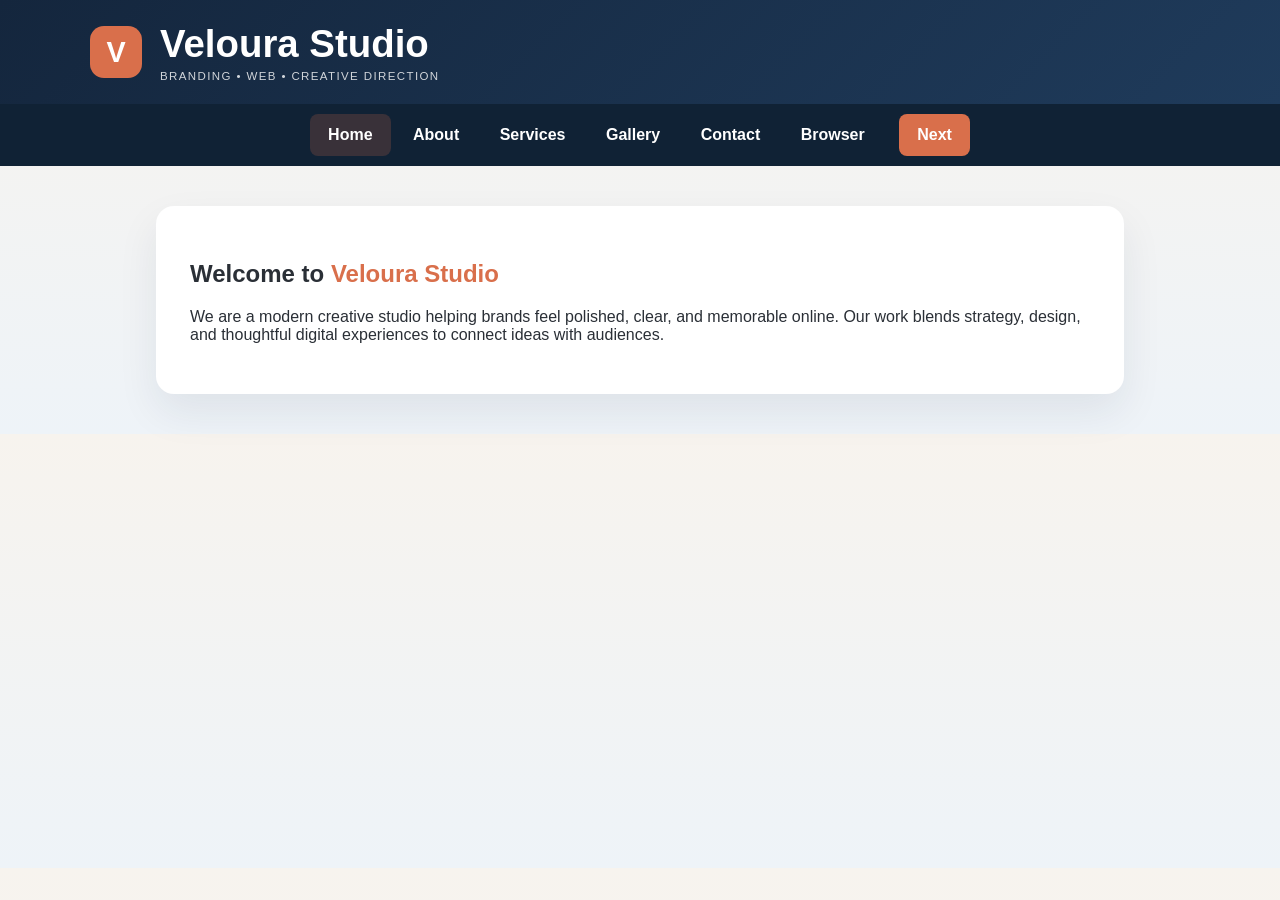
<file: index.html>
<!DOCTYPE html>
<html lang="en">
<head>
    <meta charset="UTF-8">
    <meta name="viewport" content="width=device-width, initial-scale=1.0">
    <title>Veloura Studio | Home</title>
    <style>
        body { font-family: Arial, sans-serif; margin: 0; background: linear-gradient(180deg, #f7f3ee 0%, #eef3f8 100%); color: #2a2f36; }
        header { background: linear-gradient(135deg, #14263d 0%, #1f3b5b 100%); color: white; padding: 22px 20px; }
        .brand { max-width: 1100px; margin: 0 auto; display: flex; align-items: center; gap: 18px; }
        .brand-mark { width: 52px; height: 52px; border-radius: 14px; background: #d96f4b; display: grid; place-items: center; font-weight: bold; font-size: 1.8rem; }
        h1 { margin: 0; font-size: clamp(2rem, 3vw, 2.6rem); }
        .tagline { margin: 4px 0 0; letter-spacing: 0.12em; text-transform: uppercase; font-size: 0.72rem; opacity: 0.8; }
        nav { background: #102235; text-align: center; padding: 10px 0; }
        nav a { color: white; padding: 12px 18px; text-decoration: none; display: inline-block; font-weight: 600; }
        nav a:hover, nav a.active { background: rgba(217, 111, 75, 0.2); border-radius: 8px; }
        .back-link { background: #d96f4b; border-radius: 8px; margin-left: 12px; }
        .container { max-width: 900px; margin: 40px auto; background: white; padding: 34px; border-radius: 18px; box-shadow: 0 18px 40px rgba(20, 38, 61, 0.08); }
        .highlight { color: #d96f4b; font-weight: bold; }
    </style>
</head>
<body>
    <header>
        <div class="brand">
            <div class="brand-mark">V</div>
            <div>
                <h1>Veloura Studio</h1>
                <p class="tagline">Branding • Web • Creative Direction</p>
            </div>
        </div>
    </header>
    <nav>
        <a href="index.html" class="active">Home</a>
        <a href="about.html">About</a>
        <a href="services.html">Services</a>
        <a href="gallery.html">Gallery</a>
        <a href="contact.html">Contact</a>
        <a href="browser.html">Browser</a>
        <a href="retail%20store/retail/index.html" class="back-link">Next</a>
    </nav>
    <div class="container">
        <h2>Welcome to <span class="highlight">Veloura Studio</span></h2>
        <p>We are a modern creative studio helping brands feel polished, clear, and memorable online. Our work blends strategy, design, and thoughtful digital experiences to connect ideas with audiences.</p>
    </div>
</body>
</html>
</file>
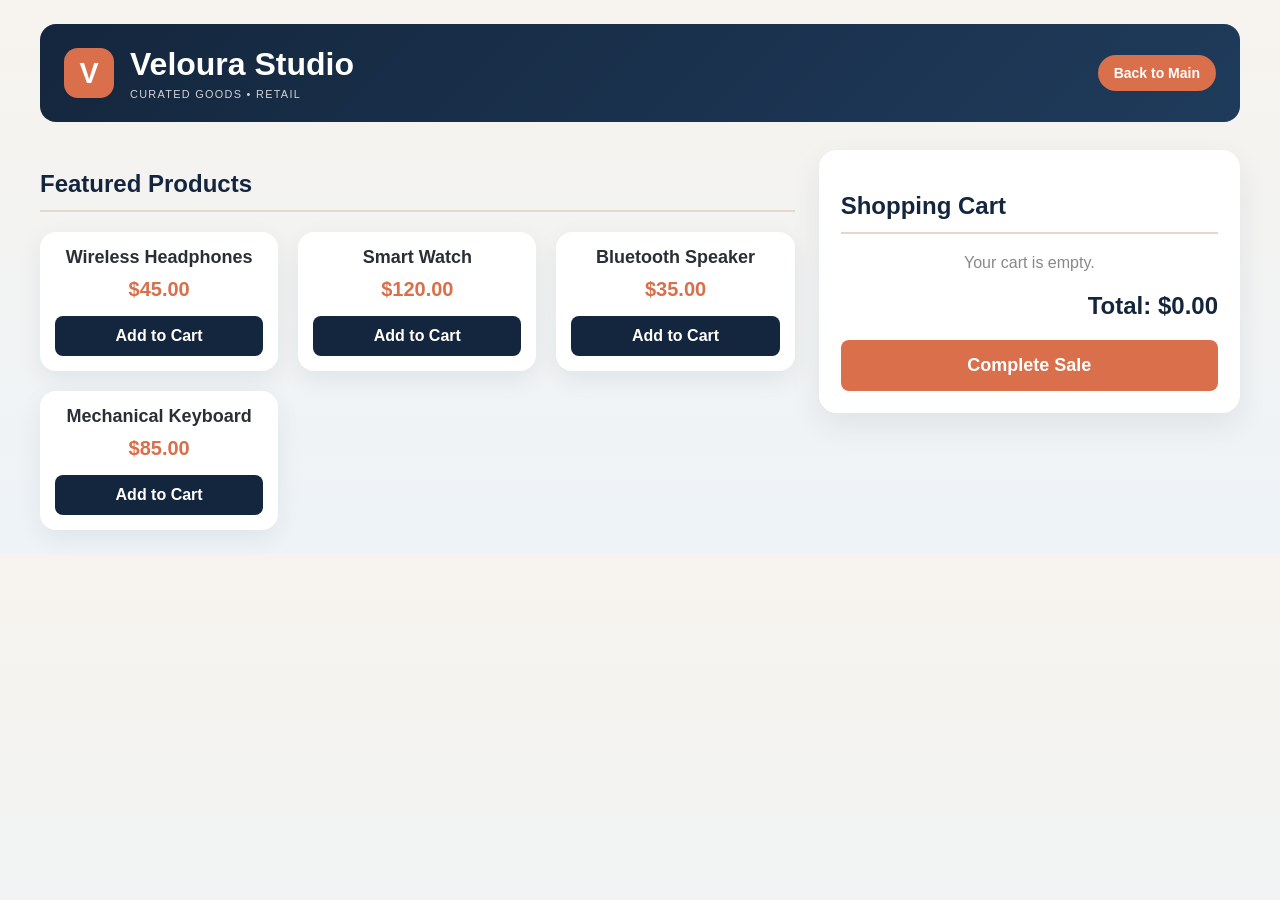
<file: retail store/retail/index.html>
<!DOCTYPE html>
<html lang="en">
<head>
    <meta charset="UTF-8">
    <meta name="viewport" content="width=device-width, initial-scale=1.0">
    <title>Veloura Studio | Retail Store</title>
    <style>
        :root {
            --navy: #14263d;
            --navy-soft: #1f3b5b;
            --terracotta: #d96f4b;
            --sand: #f5efe8;
            --text: #2a2f36;
        }
        * { box-sizing: border-box; }
        body { font-family: 'Segoe UI', Tahoma, Geneva, Verdana, sans-serif; background: linear-gradient(180deg, #f7f3ee 0%, #eef3f8 100%); margin: 0; padding: 24px; color: var(--text); }
        header { background: linear-gradient(135deg, var(--navy) 0%, var(--navy-soft) 100%); color: white; padding: 22px 24px; border-radius: 16px; margin: 0 auto 28px; max-width: 1200px; display: flex; align-items: center; justify-content: space-between; gap: 20px; }
        .brand { display: flex; align-items: center; gap: 16px; }
        .brand-mark { width: 50px; height: 50px; flex: 0 0 50px; border-radius: 14px; background: var(--terracotta); display: grid; place-items: center; font-size: 1.8rem; font-weight: bold; }
        header h1 { margin: 0; font-size: clamp(1.5rem, 3vw, 2rem); }
        .tagline { margin: 5px 0 0; letter-spacing: 0.12em; text-transform: uppercase; font-size: 0.68rem; opacity: 0.8; }
        .back-btn { background: var(--terracotta); color: white; padding: 10px 16px; text-decoration: none; border-radius: 999px; font-size: 14px; font-weight: 700; white-space: nowrap; }
        .back-btn:hover { background: #c55e3d; }
        .main-layout { display: flex; gap: 24px; max-width: 1200px; margin: auto; align-items: flex-start; }
        .products-section { flex: 2; }
        .cart-section { flex: 1; background: white; padding: 22px; border-radius: 18px; box-shadow: 0 12px 30px rgba(20,38,61,0.08); height: fit-content; position: sticky; top: 20px; }
        
        h2 { color: var(--navy); border-bottom: 2px solid #e5d7cb; padding-bottom: 12px; }
        .product-grid { display: grid; grid-template-columns: repeat(auto-fill, minmax(200px, 1fr)); gap: 20px; }
        .product-card { background: white; border-radius: 16px; overflow: hidden; box-shadow: 0 8px 24px rgba(20,38,61,0.07); transition: transform 0.2s, box-shadow 0.2s; }
        .product-card:hover { box-shadow: 0 14px 30px rgba(20,38,61,0.12); }
        .product-card:hover { transform: translateY(-5px); }
        .product-info { padding: 15px; text-align: center; }
        .product-info h3 { margin: 0 0 10px 0; font-size: 18px; }
        .price { color: var(--terracotta); font-weight: bold; font-size: 20px; margin-bottom: 15px; display: block; }
        
        .add-btn { background-color: var(--navy); color: white; border: none; padding: 11px; width: 100%; cursor: pointer; border-radius: 8px; font-size: 16px; font-weight: 700; }
        .add-btn:hover { background-color: var(--navy-soft); }
        
        .cart-item { display: flex; justify-content: space-between; padding: 10px 0; border-bottom: 1px solid #eee; }
        .cart-total { font-size: 24px; font-weight: bold; text-align: right; margin-top: 20px; color: var(--navy); }
        .checkout-btn { background-color: var(--terracotta); color: white; border: none; padding: 15px; width: 100%; cursor: pointer; border-radius: 8px; font-size: 18px; font-weight: 700; margin-top: 20px; }
        .checkout-btn:hover { background-color: #c55e3d; }
        @media (max-width: 760px) {
            body { padding: 14px; }
            header { align-items: flex-start; flex-direction: column; }
            .main-layout { flex-direction: column; }
            .products-section, .cart-section { width: 100%; }
            .cart-section { position: static; }
        }
    </style>
</head>
<body>

    <header>
        <div class="brand">
            <div class="brand-mark" aria-hidden="true">V</div>
            <div>
                <h1>Veloura Studio</h1>
                <p class="tagline">Curated Goods • Retail</p>
            </div>
        </div>
        <a href="../../index.html" class="back-btn">Back to Main</a>
    </header>

    <div class="main-layout">
        <div class="products-section">
            <h2>Featured Products</h2>
            <div class="product-grid">
                <div class="product-card">
                    <div class="product-info">
                        <h3>Wireless Headphones</h3>
                        <span class="price">$45.00</span>
                        <button class="add-btn" onclick="addToCart('Wireless Headphones', 45)">Add to Cart</button>
                    </div>
                </div>
                <div class="product-card">
                    <div class="product-info">
                        <h3>Smart Watch</h3>
                        <span class="price">$120.00</span>
                        <button class="add-btn" onclick="addToCart('Smart Watch', 120)">Add to Cart</button>
                    </div>
                </div>
                <div class="product-card">
                    <div class="product-info">
                        <h3>Bluetooth Speaker</h3>
                        <span class="price">$35.00</span>
                        <button class="add-btn" onclick="addToCart('Bluetooth Speaker', 35)">Add to Cart</button>
                    </div>
                </div>
                <div class="product-card">
                    <div class="product-info">
                        <h3>Mechanical Keyboard</h3>
                        <span class="price">$85.00</span>
                        <button class="add-btn" onclick="addToCart('Mechanical Keyboard', 85)">Add to Cart</button>
                    </div>
                </div>
            </div>
        </div>

        <div class="cart-section">
            <h2>Shopping Cart</h2>
            <div id="cart-items">
                <p style="color: #888; text-align: center;">Your cart is empty.</p>
            </div>
            <div class="cart-total" id="cart-total">Total: $0.00</div>
            <button class="checkout-btn" onclick="checkout()">Complete Sale</button>
        </div>
    </div>

    <script>
        let cart = [];
        let total = 0;

        function addToCart(name, price) {
            cart.push({name: name, price: price});
            total += price;
            updateCartDisplay();
        }

        function updateCartDisplay() {
            const cartItemsDiv = document.getElementById('cart-items');
            cartItemsDiv.innerHTML = ''; 
            
            if (cart.length === 0) {
                cartItemsDiv.innerHTML = '<p style="color: #888; text-align: center;">Your cart is empty.</p>';
            } else {
                cart.forEach(item => {
                    const itemDiv = document.createElement('div');
                    itemDiv.className = 'cart-item';
                    itemDiv.innerHTML = `<span>${item.name}</span> <span>$${item.price.toFixed(2)}</span>`;
                    cartItemsDiv.appendChild(itemDiv);
                });
            }
            document.getElementById('cart-total').innerText = 'Total: $' + total.toFixed(2);
        }

        function checkout() {
            if (cart.length === 0) {
                alert("Your cart is empty! Add items before completing a sale.");
                return;
            }
            alert("Sale Recorded!\nTotal amount: $" + total.toFixed(2) + "\nThank you for shopping with us.");
            cart = [];
            total = 0;
            updateCartDisplay();
        }
    </script>
</body>
</html>
</file>
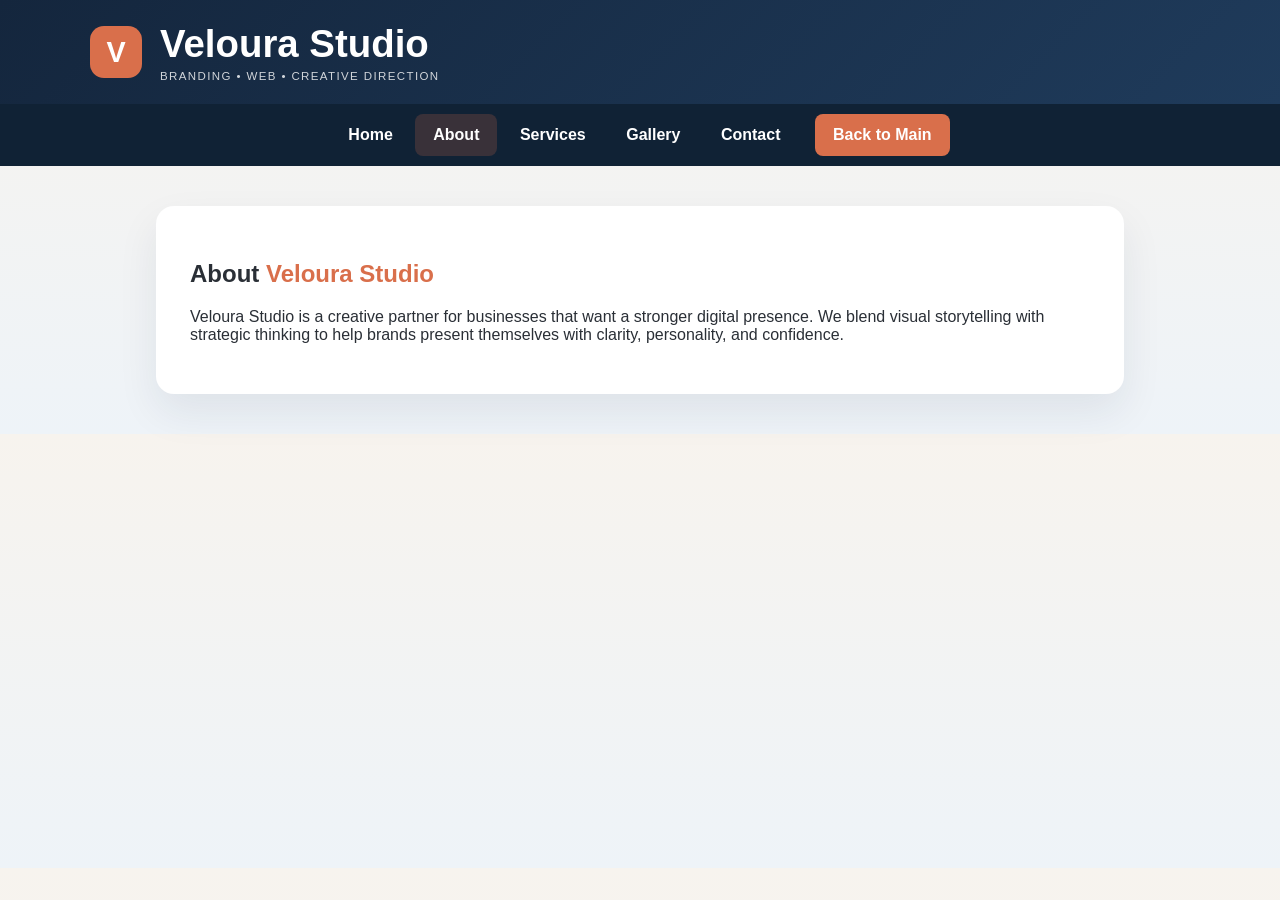
<file: about.html>
<!DOCTYPE html>
<html lang="en">
<head>
    <meta charset="UTF-8">
    <meta name="viewport" content="width=device-width, initial-scale=1.0">
    <title>Veloura Studio | About</title>
    <style>
        body { font-family: Arial, sans-serif; margin: 0; background: linear-gradient(180deg, #f7f3ee 0%, #eef3f8 100%); color: #2a2f36; }
        header { background: linear-gradient(135deg, #14263d 0%, #1f3b5b 100%); color: white; padding: 22px 20px; }
        .brand { max-width: 1100px; margin: 0 auto; display: flex; align-items: center; gap: 18px; }
        .brand-mark { width: 52px; height: 52px; border-radius: 14px; background: #d96f4b; display: grid; place-items: center; font-weight: bold; font-size: 1.8rem; }
        h1 { margin: 0; font-size: clamp(2rem, 3vw, 2.6rem); }
        .tagline { margin: 4px 0 0; letter-spacing: 0.12em; text-transform: uppercase; font-size: 0.72rem; opacity: 0.8; }
        nav { background: #102235; text-align: center; padding: 10px 0; }
        nav a { color: white; padding: 12px 18px; text-decoration: none; display: inline-block; font-weight: 600; }
        nav a:hover, nav a.active { background: rgba(217, 111, 75, 0.2); border-radius: 8px; }
        .back-link { background: #d96f4b; border-radius: 8px; margin-left: 12px; }
        .container { max-width: 900px; margin: 40px auto; background: white; padding: 34px; border-radius: 18px; box-shadow: 0 18px 40px rgba(20, 38, 61, 0.08); }
        .highlight { color: #d96f4b; font-weight: bold; }
    </style>
</head>
<body>
    <header>
        <div class="brand">
            <div class="brand-mark">V</div>
            <div>
                <h1>Veloura Studio</h1>
                <p class="tagline">Branding • Web • Creative Direction</p>
            </div>
        </div>
    </header>
    <nav>
        <a href="index.html">Home</a>
        <a href="about.html" class="active">About</a>
        <a href="services.html">Services</a>
        <a href="gallery.html">Gallery</a>
        <a href="contact.html">Contact</a>
        <a href="../index.html" class="back-link">Back to Main</a>
    </nav>
    <div class="container">
        <h2>About <span class="highlight">Veloura Studio</span></h2>
        <p>Veloura Studio is a creative partner for businesses that want a stronger digital presence. We blend visual storytelling with strategic thinking to help brands present themselves with clarity, personality, and confidence.</p>
    </div>
</body>
</html>
</file>
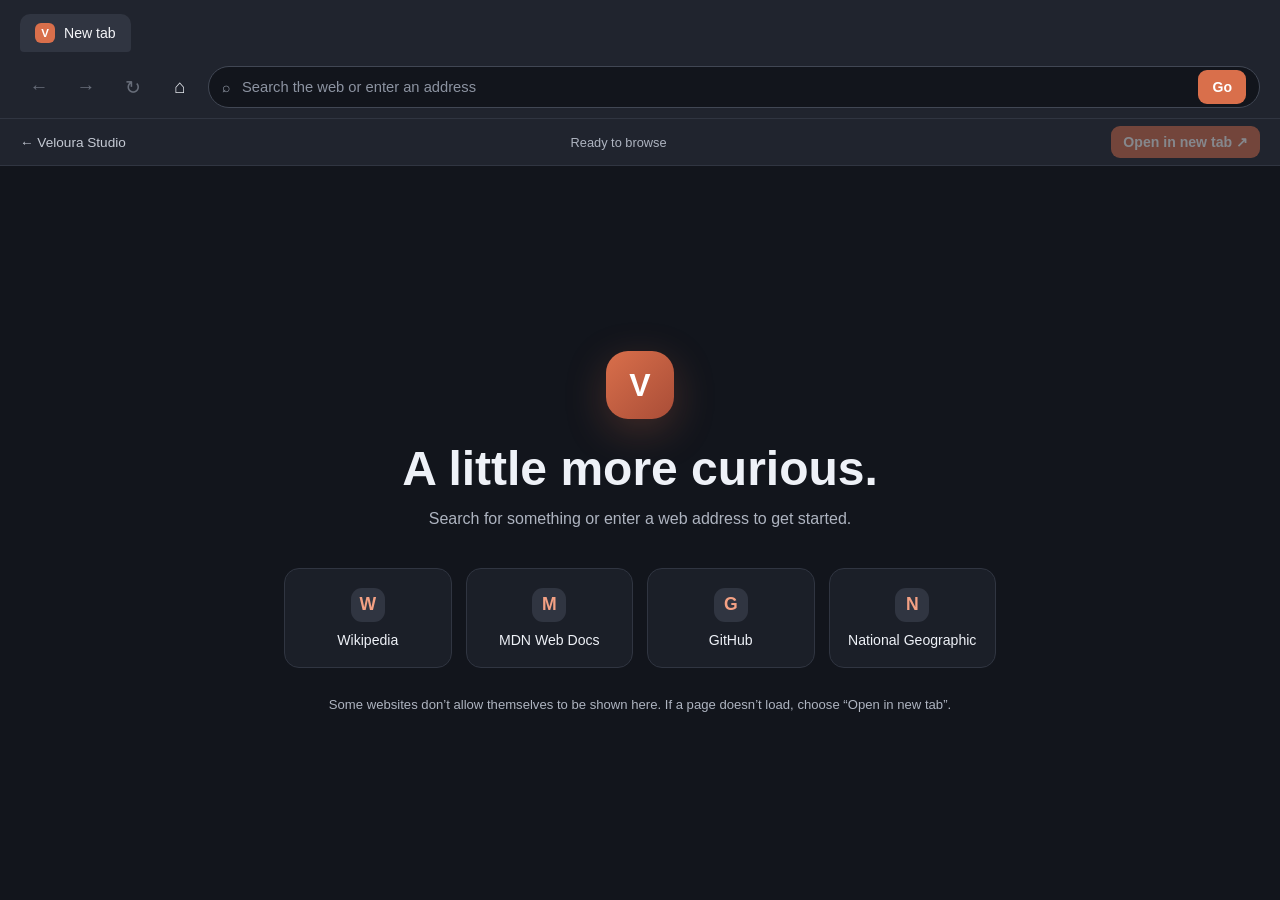
<file: browser.html>
<!DOCTYPE html>
<html lang="en">
<head>
    <meta charset="UTF-8">
    <meta name="viewport" content="width=device-width, initial-scale=1.0">
    <meta name="theme-color" content="#10131a">
    <title>Veloura Browser</title>
    <style>
        :root {
            color-scheme: dark;
            font-family: Arial, sans-serif;
            background: #10131a;
            color: #eef1f7;
        }

        * { box-sizing: border-box; }

        body { margin: 0; min-height: 100vh; }

        .browser {
            min-height: 100vh;
            display: flex;
            flex-direction: column;
            background: #171b24;
        }

        .topbar {
            padding: 14px 20px 10px;
            border-bottom: 1px solid #303541;
            background: #20242e;
        }

        .tabs {
            display: flex;
            align-items: center;
            gap: 10px;
            margin-bottom: 14px;
        }

        .tab {
            display: flex;
            align-items: center;
            gap: 9px;
            max-width: 240px;
            padding: 9px 15px;
            border-radius: 10px 10px 4px 4px;
            background: #303541;
            color: #f4f5f8;
            font-size: 0.88rem;
        }

        .tab-mark {
            display: grid;
            width: 20px;
            height: 20px;
            place-items: center;
            border-radius: 6px;
            background: #d96f4b;
            color: white;
            font-size: 0.72rem;
            font-weight: bold;
        }

        .toolbar {
            display: flex;
            align-items: center;
            gap: 9px;
        }

        .icon-button {
            display: grid;
            width: 38px;
            height: 38px;
            flex: 0 0 auto;
            place-items: center;
            border: 0;
            border-radius: 10px;
            background: transparent;
            color: #e4e7ed;
            cursor: pointer;
            font-size: 1.18rem;
        }

        .icon-button:hover:not(:disabled) { background: #353b48; }
        .icon-button:disabled { color: #686e7a; cursor: not-allowed; }

        .address-form {
            display: flex;
            flex: 1;
            align-items: center;
            gap: 10px;
            min-width: 0;
            height: 42px;
            padding: 0 13px;
            border: 1px solid #414754;
            border-radius: 999px;
            background: #12151c;
        }

        .address-form:focus-within {
            border-color: #d96f4b;
            box-shadow: 0 0 0 3px rgba(217, 111, 75, 0.15);
        }

        .lock { color: #9ba2b0; font-size: 0.9rem; }

        .address-form input {
            width: 100%;
            min-width: 0;
            border: 0;
            outline: 0;
            background: transparent;
            color: #f4f5f8;
            font: inherit;
            font-size: 0.92rem;
        }

        .address-form input::placeholder { color: #8c93a1; }

        .go-button, .open-button {
            border: 0;
            border-radius: 9px;
            background: #d96f4b;
            color: white;
            cursor: pointer;
            font: inherit;
            font-size: 0.88rem;
            font-weight: 700;
        }

        .go-button { padding: 9px 14px; }
        .go-button:hover, .open-button:hover { background: #c55e3d; }

        .page-tools {
            display: flex;
            align-items: center;
            justify-content: space-between;
            gap: 14px;
            min-height: 42px;
            padding: 7px 20px;
            border-bottom: 1px solid #303541;
            background: #20242e;
        }

        .page-tools a {
            color: #c5cad4;
            font-size: 0.85rem;
            text-decoration: none;
        }

        .page-tools a:hover { color: white; }
        .page-status { color: #aeb4c0; font-size: 0.8rem; }
        .open-button { padding: 8px 12px; }
        .open-button:disabled { opacity: 0.45; cursor: not-allowed; }

        main {
            position: relative;
            display: flex;
            flex: 1;
            min-height: 420px;
            overflow: hidden;
            background: #12151c;
        }

        .start-page {
            width: min(760px, 100%);
            margin: auto;
            padding: 48px 24px;
            text-align: center;
        }

        .start-logo {
            display: grid;
            width: 68px;
            height: 68px;
            margin: 0 auto 22px;
            place-items: center;
            border-radius: 22px;
            background: linear-gradient(135deg, #d96f4b, #a94d37);
            box-shadow: 0 12px 40px rgba(217, 111, 75, 0.25);
            color: white;
            font-size: 2rem;
            font-weight: 800;
        }

        .start-page h1 { margin: 0 0 10px; font-size: clamp(2rem, 5vw, 3rem); }
        .start-page > p { margin: 0; color: #aeb4c0; line-height: 1.6; }

        .shortcuts {
            display: grid;
            grid-template-columns: repeat(4, minmax(0, 1fr));
            gap: 14px;
            margin-top: 36px;
        }

        .shortcut {
            display: grid;
            min-height: 100px;
            align-content: center;
            justify-items: center;
            gap: 10px;
            border: 1px solid #303541;
            border-radius: 15px;
            background: #1b1f28;
            color: #eef1f7;
            cursor: pointer;
            font: inherit;
            font-size: 0.88rem;
            text-decoration: none;
            transition: background 120ms ease, transform 120ms ease;
        }

        .shortcut:hover { transform: translateY(-2px); background: #252a35; }

        .shortcut-icon {
            display: grid;
            width: 34px;
            height: 34px;
            place-items: center;
            border-radius: 11px;
            background: #303541;
            color: #f4a184;
            font-size: 1.1rem;
            font-weight: bold;
        }

        .embed-note {
            margin-top: 26px !important;
            font-size: 0.82rem;
        }

        .web-view {
            width: 100%;
            min-height: 420px;
            flex: 1;
            border: 0;
            background: white;
        }

        [hidden] { display: none !important; }

        @media (max-width: 640px) {
            .topbar { padding: 10px 12px; }
            .toolbar { gap: 4px; }
            .icon-button { width: 34px; height: 36px; }
            .address-form { gap: 6px; padding: 0 10px; }
            .go-button { padding: 8px 10px; }
            .page-tools { padding-right: 12px; padding-left: 12px; }
            .shortcuts { grid-template-columns: repeat(2, minmax(0, 1fr)); }
            main { min-height: 360px; }
        }
    </style>
</head>
<body>
    <div class="browser">
        <header class="topbar">
            <div class="tabs">
                <div class="tab" aria-current="page">
                    <span class="tab-mark" aria-hidden="true">V</span>
                    <span>New tab</span>
                </div>
            </div>
            <div class="toolbar">
                <button class="icon-button" id="backButton" type="button" aria-label="Go back" title="Go back" disabled>←</button>
                <button class="icon-button" id="forwardButton" type="button" aria-label="Go forward" title="Go forward" disabled>→</button>
                <button class="icon-button" id="reloadButton" type="button" aria-label="Reload page" title="Reload page" disabled>↻</button>
                <button class="icon-button" id="homeButton" type="button" aria-label="Home" title="Home">⌂</button>
                <form class="address-form" id="addressForm" role="search">
                    <span class="lock" aria-hidden="true">⌕</span>
                    <input id="addressInput" type="text" placeholder="Search the web or enter an address" aria-label="Search the web or enter an address" autocomplete="url" spellcheck="false">
                    <button class="go-button" type="submit">Go</button>
                </form>
            </div>
        </header>

        <div class="page-tools">
            <a href="index.html">← Veloura Studio</a>
            <span class="page-status" id="pageStatus" role="status" aria-live="polite">Ready to browse</span>
            <button class="open-button" id="openButton" type="button" disabled>Open in new tab ↗</button>
        </div>

        <main>
            <section class="start-page" id="startPage">
                <div class="start-logo" aria-hidden="true">V</div>
                <h1>A little more curious.</h1>
                <p>Search for something or enter a web address to get started.</p>
                <div class="shortcuts" aria-label="Quick links">
                    <button class="shortcut" type="button" data-url="https://www.wikipedia.org">
                        <span class="shortcut-icon" aria-hidden="true">W</span>
                        Wikipedia
                    </button>
                    <button class="shortcut" type="button" data-url="https://developer.mozilla.org">
                        <span class="shortcut-icon" aria-hidden="true">M</span>
                        MDN Web Docs
                    </button>
                    <button class="shortcut" type="button" data-url="https://github.com">
                        <span class="shortcut-icon" aria-hidden="true">G</span>
                        GitHub
                    </button>
                    <button class="shortcut" type="button" data-url="https://www.nationalgeographic.com">
                        <span class="shortcut-icon" aria-hidden="true">N</span>
                        National Geographic
                    </button>
                </div>
                <p class="embed-note">Some websites don’t allow themselves to be shown here. If a page doesn’t load, choose “Open in new tab”.</p>
            </section>
            <iframe class="web-view" id="webView" title="Web page" hidden></iframe>
        </main>
    </div>

    <script>
        const addressForm = document.getElementById("addressForm");
        const addressInput = document.getElementById("addressInput");
        const backButton = document.getElementById("backButton");
        const forwardButton = document.getElementById("forwardButton");
        const reloadButton = document.getElementById("reloadButton");
        const homeButton = document.getElementById("homeButton");
        const openButton = document.getElementById("openButton");
        const pageStatus = document.getElementById("pageStatus");
        const startPage = document.getElementById("startPage");
        const webView = document.getElementById("webView");
        const historyEntries = [];
        let historyIndex = -1;
        let currentUrl = "";

        function updateControls() {
            backButton.disabled = historyIndex <= 0;
            forwardButton.disabled = historyIndex < 0 || historyIndex >= historyEntries.length - 1;
            reloadButton.disabled = !currentUrl;
            openButton.disabled = !currentUrl;
        }

        function displayPage(url) {
            currentUrl = url;
            addressInput.value = url;
            startPage.hidden = true;
            webView.hidden = false;
            pageStatus.textContent = "Loading " + new URL(url).hostname;
            webView.src = url;
            updateControls();
        }

        function navigateTo(input) {
            const value = input.trim();
            if (!value) {
                addressInput.focus();
                return;
            }

            let destination;
            try {
                if (/^[a-z][a-z\d+.-]*:/i.test(value)) {
                    destination = new URL(value);
                } else if (/^(localhost|[\w-]+(\.[\w-]+)+)(:\d+)?(\/.*)?$/i.test(value)) {
                    destination = new URL("https://" + value);
                } else {
                    destination = new URL("https://www.google.com/search?q=" + encodeURIComponent(value));
                }
            } catch {
                pageStatus.textContent = "That address doesn’t look valid.";
                addressInput.focus();
                return;
            }

            if (destination.protocol !== "http:" && destination.protocol !== "https:") {
                pageStatus.textContent = "Only web addresses using HTTP or HTTPS can be opened.";
                addressInput.focus();
                return;
            }

            const url = destination.href;
            historyEntries.splice(historyIndex + 1);
            historyEntries.push(url);
            historyIndex = historyEntries.length - 1;
            displayPage(url);
        }

        function showHistoryEntry(index) {
            historyIndex = index;
            displayPage(historyEntries[historyIndex]);
        }

        addressForm.addEventListener("submit", function (event) {
            event.preventDefault();
            navigateTo(addressInput.value);
        });

        backButton.addEventListener("click", function () {
            if (historyIndex > 0) showHistoryEntry(historyIndex - 1);
        });

        forwardButton.addEventListener("click", function () {
            if (historyIndex < historyEntries.length - 1) showHistoryEntry(historyIndex + 1);
        });

        reloadButton.addEventListener("click", function () {
            if (currentUrl) webView.src = currentUrl;
        });

        homeButton.addEventListener("click", function () {
            currentUrl = "";
            addressInput.value = "";
            webView.removeAttribute("src");
            webView.hidden = true;
            startPage.hidden = false;
            pageStatus.textContent = "Ready to browse";
            updateControls();
        });

        openButton.addEventListener("click", function () {
            if (currentUrl) window.open(currentUrl, "_blank", "noopener,noreferrer");
        });

        webView.addEventListener("load", function () {
            if (currentUrl) pageStatus.textContent = new URL(currentUrl).hostname;
        });

        document.querySelectorAll(".shortcut").forEach(function (shortcut) {
            shortcut.addEventListener("click", function () {
                navigateTo(shortcut.dataset.url);
            });
        });

        document.addEventListener("keydown", function (event) {
            if ((event.ctrlKey || event.metaKey) && event.key.toLowerCase() === "l") {
                event.preventDefault();
                addressInput.focus();
                addressInput.select();
            }
        });

        updateControls();
    </script>
</body>
</html>
</file>
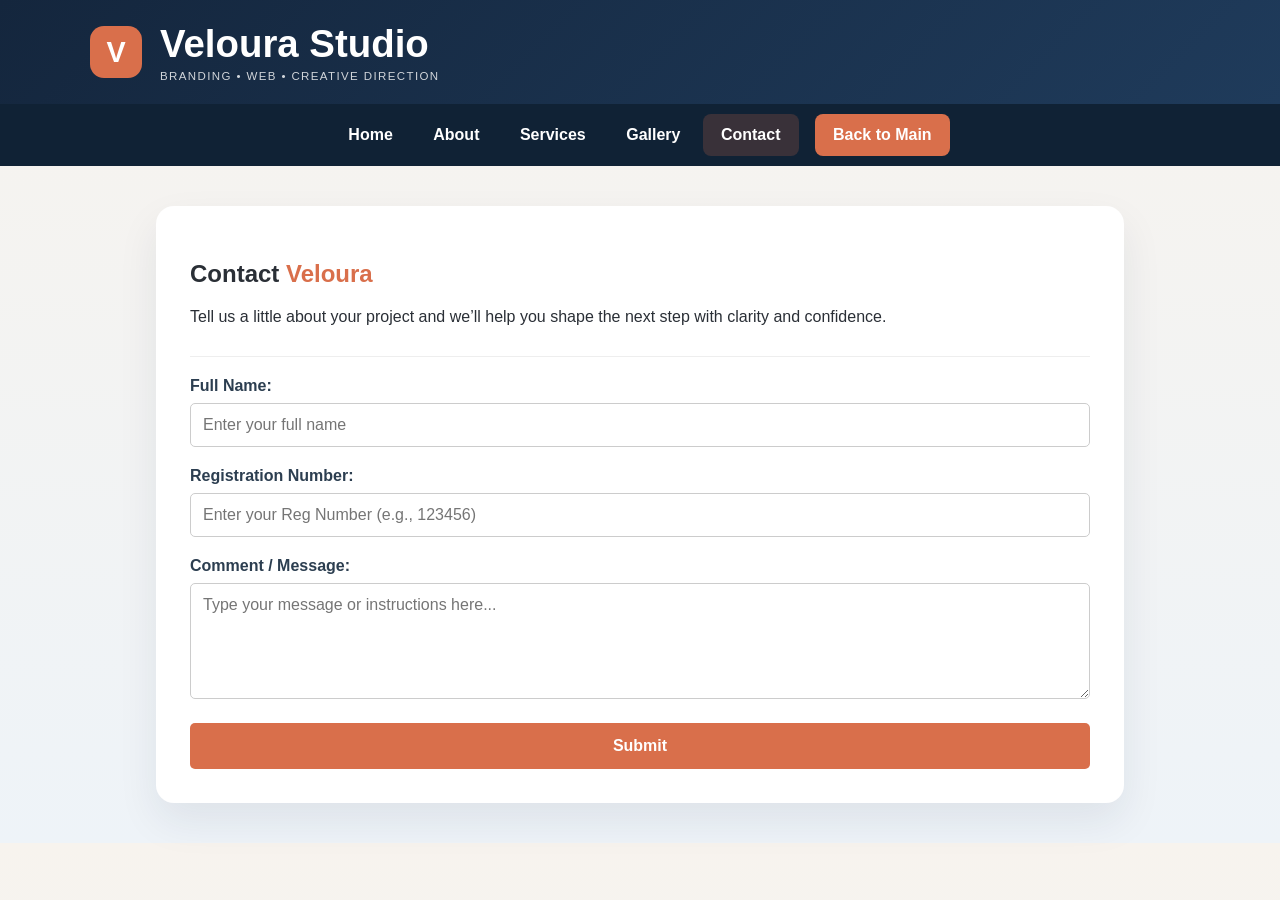
<file: contact.html>
<!DOCTYPE html>
<html lang="en">
<head>
    <meta charset="UTF-8">
    <meta name="viewport" content="width=device-width, initial-scale=1.0">
    <title>Veloura Studio | Contact</title>
    <style>
        body { font-family: Arial, sans-serif; margin: 0; background: linear-gradient(180deg, #f7f3ee 0%, #eef3f8 100%); color: #2a2f36; }
        header { background: linear-gradient(135deg, #14263d 0%, #1f3b5b 100%); color: white; padding: 22px 20px; }
        .brand { max-width: 1100px; margin: 0 auto; display: flex; align-items: center; gap: 18px; }
        .brand-mark { width: 52px; height: 52px; border-radius: 14px; background: #d96f4b; display: grid; place-items: center; font-weight: bold; font-size: 1.8rem; }
        h1 { margin: 0; font-size: clamp(2rem, 3vw, 2.6rem); }
        .tagline { margin: 4px 0 0; letter-spacing: 0.12em; text-transform: uppercase; font-size: 0.72rem; opacity: 0.8; }
        nav { background: #102235; text-align: center; padding: 10px 0; }
        nav a { color: white; padding: 12px 18px; text-decoration: none; display: inline-block; font-weight: 600; }
        nav a:hover, nav a.active { background: rgba(217, 111, 75, 0.2); border-radius: 8px; }
        .back-link { background: #d96f4b; border-radius: 8px; margin-left: 12px; }
        .container { max-width: 900px; margin: 40px auto; background: white; padding: 34px; border-radius: 18px; box-shadow: 0 18px 40px rgba(20, 38, 61, 0.08); }
        .highlight { color: #d96f4b; font-weight: bold; }
        .contact-form { margin-top: 30px; border-top: 1px solid #eee; padding-top: 20px; }
        .form-group { margin-bottom: 20px; text-align: left; }
        .form-group label { display: block; margin-bottom: 8px; font-weight: bold; color: #2c3e50; }
        .form-group input, .form-group textarea { width: 100%; padding: 12px; border: 1px solid #ccc; border-radius: 5px; box-sizing: border-box; font-size: 16px; font-family: inherit; }
        .form-group textarea { resize: vertical; }
        .submit-btn { background: #d96f4b; color: white; padding: 14px 20px; border: none; border-radius: 5px; cursor: pointer; font-size: 16px; font-weight: bold; width: 100%; transition: background 0.3s; }
        .submit-btn:hover { background: #c55e3d; }
    </style>
</head>
<body>
    <header>
        <div class="brand">
            <div class="brand-mark">V</div>
            <div>
                <h1>Veloura Studio</h1>
                <p class="tagline">Branding • Web • Creative Direction</p>
            </div>
        </div>
    </header>
    <nav>
        <a href="index.html">Home</a>
        <a href="about.html">About</a>
        <a href="services.html">Services</a>
        <a href="gallery.html">Gallery</a>
        <a href="contact.html" class="active">Contact</a>
        <a href="../index.html" class="back-link">Back to Main</a>
    </nav>
    
    <div class="container">
        <h2>Contact <span class="highlight">Veloura</span></h2>
        <p>Tell us a little about your project and we’ll help you shape the next step with clarity and confidence.</p>
        
        <form id="myForm" class="contact-form" onsubmit="handleSubmit(event)">
            <div class="form-group">
                <label for="studentName">Full Name:</label>
                <input type="text" id="studentName" placeholder="Enter your full name" required>
            </div>
            
            <div class="form-group">
                <label for="regNumber">Registration Number:</label>
                <input type="text" id="regNumber" placeholder="Enter your Reg Number (e.g., 123456)" required>
            </div>
            
            <div class="form-group">
                <label for="commentBox">Comment / Message:</label>
                <textarea id="commentBox" rows="5" placeholder="Type your message or instructions here..." required></textarea>
            </div>
            
            <button type="submit" class="submit-btn">Submit</button>
        </form>
    </div>

    <script>
        function handleSubmit(event) {
            event.preventDefault();
            var name = document.getElementById('studentName').value;
            var regNum = document.getElementById('regNumber').value;
            var comment = document.getElementById('commentBox').value;
            alert("Success!\n\nName: " + name + "\nReg No: " + regNum + "\n\nYour comment has been recorded.");
            document.getElementById('myForm').reset();
        }
    </script>
</body>
</html>
</file>
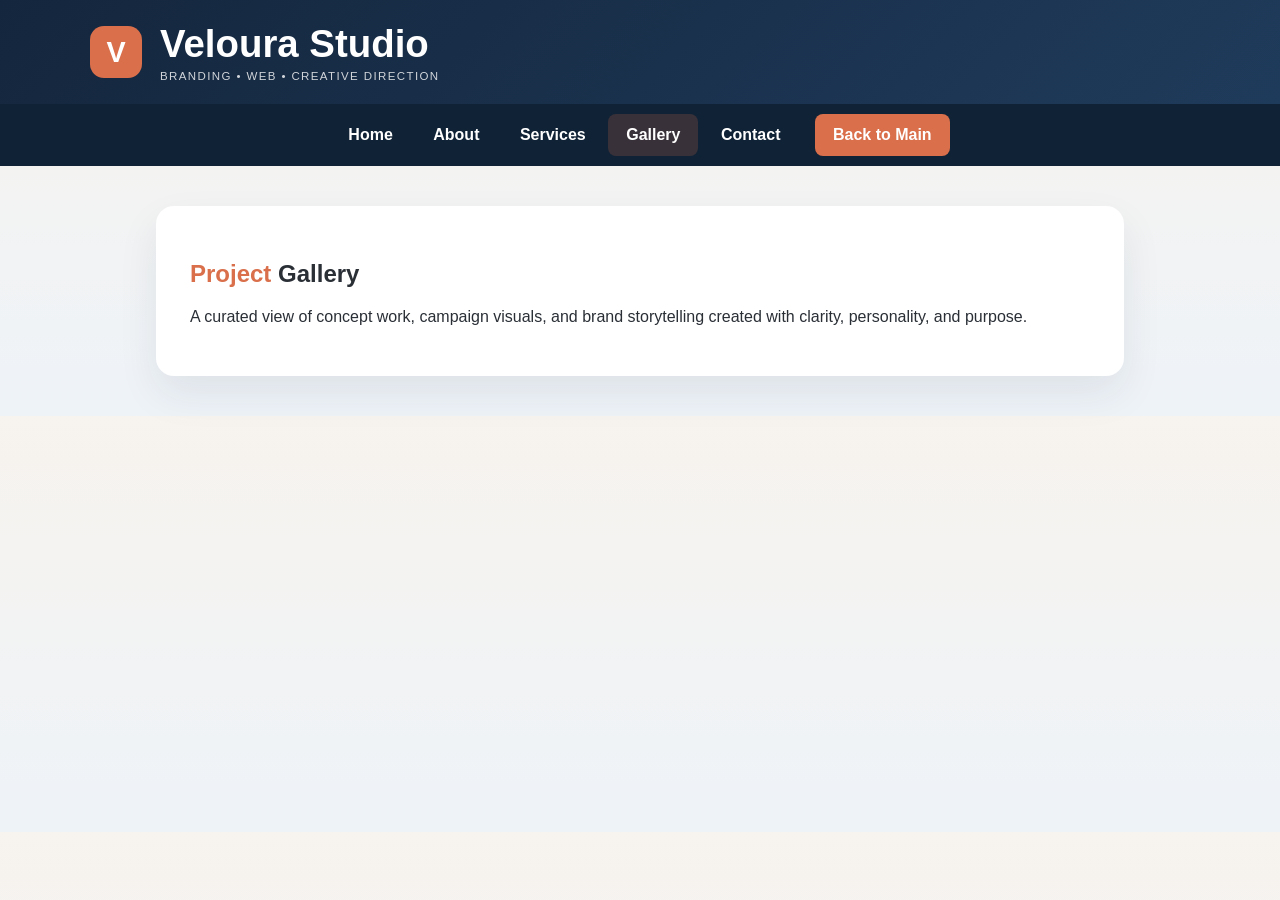
<file: gallery.html>
<!DOCTYPE html>
<html lang="en">
<head>
    <meta charset="UTF-8">
    <meta name="viewport" content="width=device-width, initial-scale=1.0">
    <title>Veloura Studio | Gallery</title>
    <style>
        body { font-family: Arial, sans-serif; margin: 0; background: linear-gradient(180deg, #f7f3ee 0%, #eef3f8 100%); color: #2a2f36; }
        header { background: linear-gradient(135deg, #14263d 0%, #1f3b5b 100%); color: white; padding: 22px 20px; }
        .brand { max-width: 1100px; margin: 0 auto; display: flex; align-items: center; gap: 18px; }
        .brand-mark { width: 52px; height: 52px; border-radius: 14px; background: #d96f4b; display: grid; place-items: center; font-weight: bold; font-size: 1.8rem; }
        h1 { margin: 0; font-size: clamp(2rem, 3vw, 2.6rem); }
        .tagline { margin: 4px 0 0; letter-spacing: 0.12em; text-transform: uppercase; font-size: 0.72rem; opacity: 0.8; }
        nav { background: #102235; text-align: center; padding: 10px 0; }
        nav a { color: white; padding: 12px 18px; text-decoration: none; display: inline-block; font-weight: 600; }
        nav a:hover, nav a.active { background: rgba(217, 111, 75, 0.2); border-radius: 8px; }
        .back-link { background: #d96f4b; border-radius: 8px; margin-left: 12px; }
        .container { max-width: 900px; margin: 40px auto; background: white; padding: 34px; border-radius: 18px; box-shadow: 0 18px 40px rgba(20, 38, 61, 0.08); }
        .highlight { color: #d96f4b; font-weight: bold; }
    </style>
</head>
<body>
    <header>
        <div class="brand">
            <div class="brand-mark">V</div>
            <div>
                <h1>Veloura Studio</h1>
                <p class="tagline">Branding • Web • Creative Direction</p>
            </div>
        </div>
    </header>
    <nav>
        <a href="index.html">Home</a>
        <a href="about.html">About</a>
        <a href="services.html">Services</a>
        <a href="gallery.html" class="active">Gallery</a>
        <a href="contact.html">Contact</a>
        <a href="../index.html" class="back-link">Back to Main</a>
    </nav>
    <div class="container">
        <h2><span class="highlight">Project</span> Gallery</h2>
        <p>A curated view of concept work, campaign visuals, and brand storytelling created with clarity, personality, and purpose.</p>
    </div>
</body>
</html>
</file>
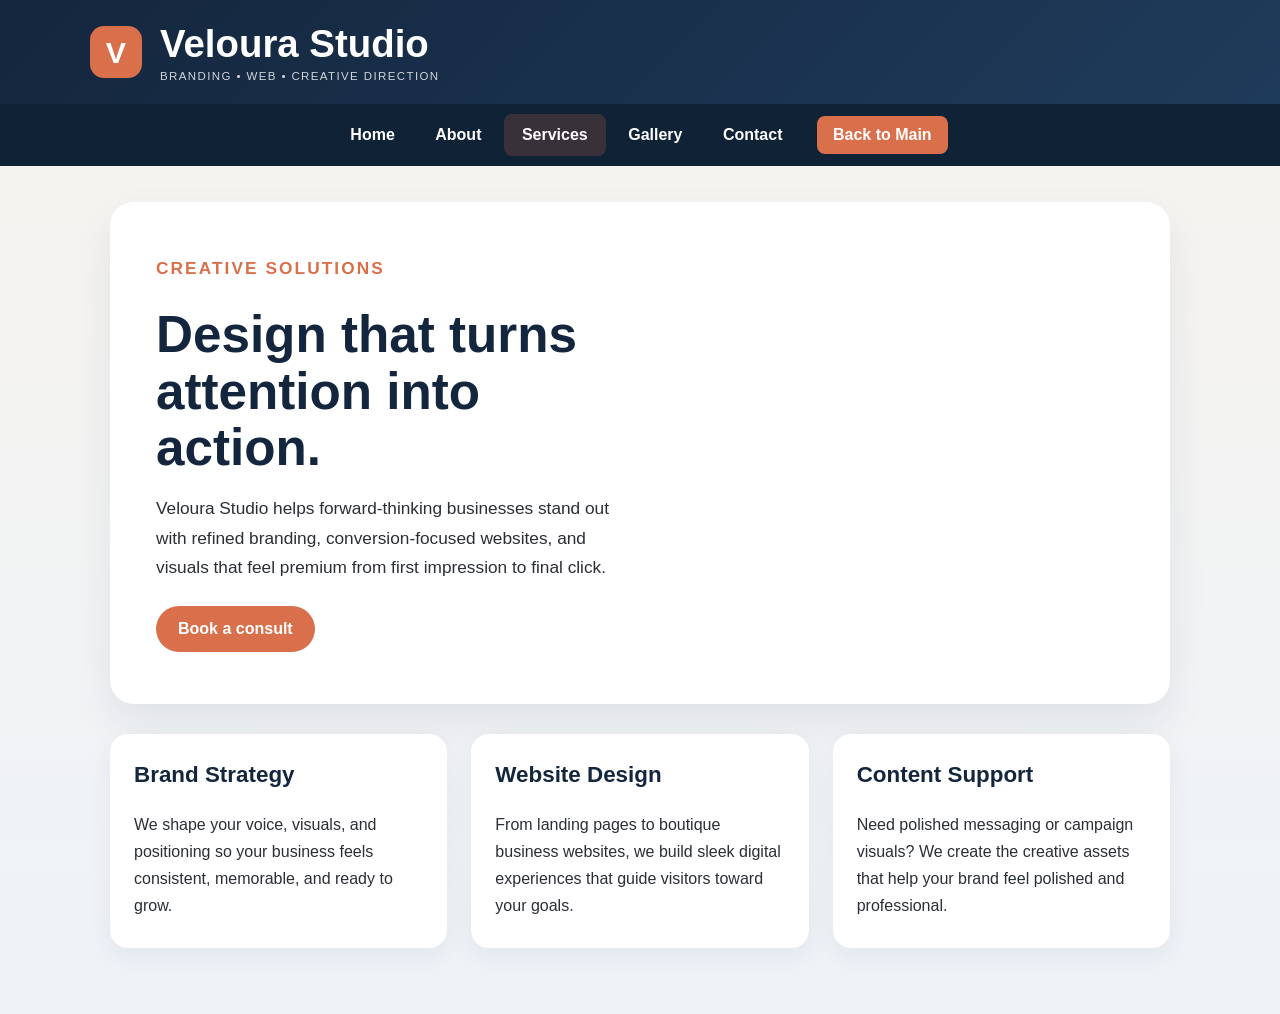
<file: services.html>
<!DOCTYPE html>
<html lang="en">
<head>
    <meta charset="UTF-8">
    <meta name="viewport" content="width=device-width, initial-scale=1.0">
    <title>Veloura Studio | Services</title>
    <style>
        :root {
            --navy: #14263d;
            --navy-soft: #1f3b5b;
            --terracotta: #d96f4b;
            --sand: #f5efe8;
            --white: #ffffff;
            --text: #2a2f36;
        }

        * { box-sizing: border-box; }

        body {
            margin: 0;
            font-family: Arial, sans-serif;
            background: linear-gradient(180deg, #f7f3ee 0%, #eef3f8 100%);
            color: var(--text);
        }

        header {
            background: linear-gradient(135deg, var(--navy) 0%, var(--navy-soft) 100%);
            color: var(--white);
            padding: 22px 20px;
        }

        .brand-wrap {
            max-width: 1100px;
            margin: 0 auto;
            display: flex;
            align-items: center;
            gap: 18px;
        }

        .brand-mark {
            width: 52px;
            height: 52px;
            border-radius: 14px;
            background: var(--terracotta);
            display: grid;
            place-items: center;
            font-size: 1.9em;
            font-weight: bold;
        }

        h1 {
            margin: 0;
            font-size: clamp(2rem, 3vw, 2.6rem);
        }

        .tagline {
            margin: 4px 0 0;
            letter-spacing: 0.12em;
            text-transform: uppercase;
            font-size: 0.72rem;
            opacity: 0.8;
        }

        nav {
            background: #102235;
            text-align: center;
            padding: 10px 0;
        }

        nav a {
            color: var(--white);
            padding: 12px 18px;
            text-decoration: none;
            display: inline-block;
            font-weight: 600;
        }

        nav a:hover,
        nav a.active {
            background: rgba(217, 111, 75, 0.2);
            border-radius: 8px;
        }

        .back-link {
            background: var(--terracotta);
            color: var(--white);
            margin-left: 12px;
            border-radius: 8px;
            padding: 10px 16px;
        }

        .container {
            max-width: 1100px;
            margin: 36px auto;
            padding: 0 20px 30px;
        }

        .hero {
            background: var(--white);
            border-radius: 24px;
            box-shadow: 0 18px 40px rgba(20, 38, 61, 0.08);
            overflow: hidden;
            display: grid;
            grid-template-columns: 1.1fr 1fr;
        }

        .hero-copy {
            padding: 52px 46px;
        }

        .eyebrow {
            color: var(--terracotta);
            text-transform: uppercase;
            letter-spacing: 0.12em;
            font-weight: bold;
            font-size: 0.72rem;
            margin-bottom: 12px;
        }

        .hero h2 {
            font-size: clamp(2.1rem, 4vw, 3.2rem);
            margin: 0 0 18px;
            line-height: 1.1;
            color: var(--navy);
        }

        .hero p {
            font-size: 1.08rem;
            line-height: 1.7;
            margin: 0 0 24px;
        }

        .cta {
            display: inline-block;
            background: var(--terracotta);
            color: var(--white);
            text-decoration: none;
            padding: 14px 22px;
            border-radius: 999px;
            font-weight: bold;
        }

        .hero-image {
            min-height: 420px;
            background-image: url('https://images.unsplash.com/photo-1522202176988-66273c2fd55f?auto=format&fit=crop&w=1200&q=80');
            background-size: cover;
            background-position: center;
        }

        .service-grid {
            display: grid;
            grid-template-columns: repeat(3, minmax(0, 1fr));
            gap: 24px;
            margin-top: 30px;
        }

        .service-card {
            background: var(--white);
            border-radius: 18px;
            padding: 28px 24px;
            box-shadow: 0 10px 28px rgba(20, 38, 61, 0.06);
        }

        .service-card h3 {
            color: var(--navy);
            margin-top: 0;
            font-size: 1.4rem;
        }

        .service-card p {
            margin-bottom: 0;
            line-height: 1.7;
        }

        @media (max-width: 820px) {
            .hero {
                grid-template-columns: 1fr;
            }

            .service-grid {
                grid-template-columns: 1fr;
            }

            .hero-copy {
                padding: 32px 24px;
            }
        }
    </style>
</head>
<body>
    <header>
        <div class="brand-wrap">
            <div class="brand-mark">V</div>
            <div>
                <h1>Veloura Studio</h1>
                <p class="tagline">Branding • Web • Creative Direction</p>
            </div>
        </div>
    </header>
    <nav>
        <a href="index.html">Home</a>
        <a href="about.html">About</a>
        <a href="services.html" class="active">Services</a>
        <a href="gallery.html">Gallery</a>
        <a href="contact.html">Contact</a>
        <a href="../index.html" class="back-link">Back to Main</a>
    </nav>

    <main class="container">
        <section class="hero">
            <div class="hero-copy">
                <p class="eyebrow">Creative solutions</p>
                <h2>Design that turns attention into action.</h2>
                <p>Veloura Studio helps forward-thinking businesses stand out with refined branding, conversion-focused websites, and visuals that feel premium from first impression to final click.</p>
                <a class="cta" href="contact.html">Book a consult</a>
            </div>
            <div class="hero-image" aria-label="Creative team workshop"></div>
        </section>

        <section class="service-grid">
            <article class="service-card">
                <h3>Brand Strategy</h3>
                <p>We shape your voice, visuals, and positioning so your business feels consistent, memorable, and ready to grow.</p>
            </article>
            <article class="service-card">
                <h3>Website Design</h3>
                <p>From landing pages to boutique business websites, we build sleek digital experiences that guide visitors toward your goals.</p>
            </article>
            <article class="service-card">
                <h3>Content Support</h3>
                <p>Need polished messaging or campaign visuals? We create the creative assets that help your brand feel polished and professional.</p>
            </article>
        </section>
    </main>
</body>
</html>
</file>
